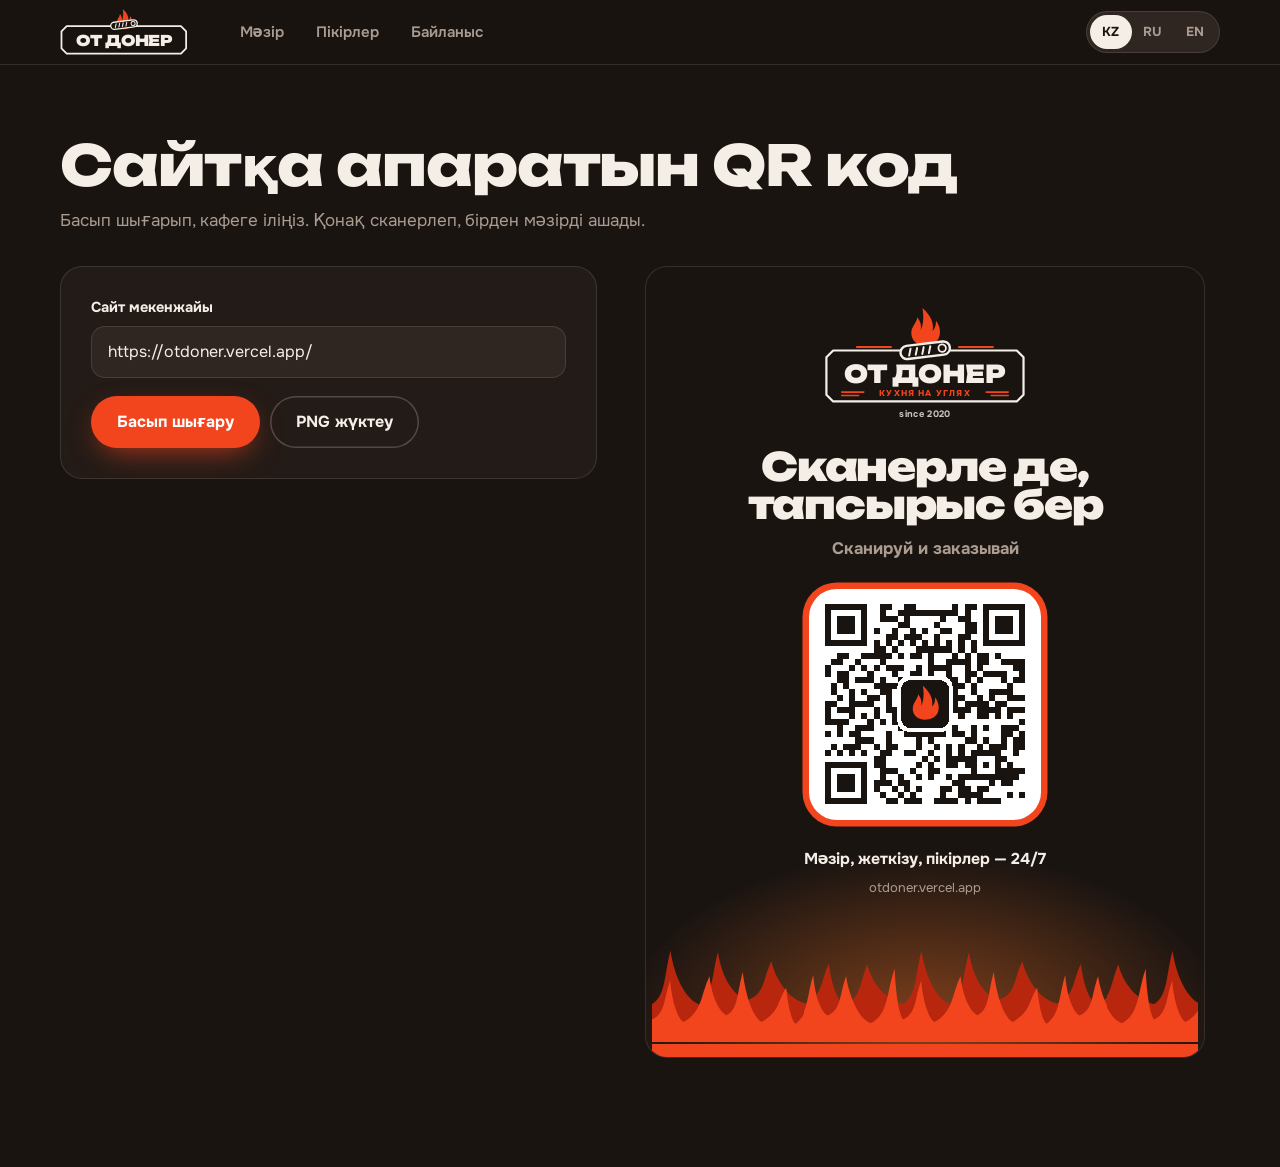
<file: qr.html>
<!DOCTYPE html>
<html lang="kk">
<head>
  <meta charset="UTF-8">
  <meta name="viewport" content="width=device-width, initial-scale=1, viewport-fit=cover">
  <title>QR код — ОТ ДОНЕР</title>
  <meta name="robots" content="noindex">
  <meta name="theme-color" content="#1a1411">
  <link rel="icon" href="favicon.svg" type="image/svg+xml">
  <link rel="preconnect" href="https://fonts.googleapis.com">
  <link rel="preconnect" href="https://fonts.gstatic.com" crossorigin>
  <link href="https://fonts.googleapis.com/css2?family=Onest:wght@400;500;600;700;800&family=Unbounded:wght@700;800;900&display=swap" rel="stylesheet">
  <link rel="stylesheet" href="css/style.css">
  <style>
    .qr-layout { display: grid; gap: 32px; align-items: start; }
    @media (min-width: 900px) { .qr-layout { grid-template-columns: minmax(0, 1fr) minmax(0, 1.1fr); } }
    .qr-tools { display: grid; gap: 18px; }
    .qr-tools .row { display: flex; flex-wrap: wrap; gap: 10px; }

    .poster {
      position: relative; overflow: hidden;
      width: 100%; max-width: 560px; aspect-ratio: 1 / 1.414; margin-inline: auto;
      background: var(--coal); color: var(--ash);
      border: 1px solid var(--line); border-radius: 22px;
      display: flex; flex-direction: column; align-items: center; text-align: center;
      padding: 7% 8% 0;
      container-type: inline-size;
    }
    .poster::before {
      content: ""; position: absolute; inset: 40% -20% -10%; z-index: 0;
      background: radial-gradient(55% 45% at 50% 80%, rgba(255, 120, 40, .45), transparent 70%);
    }
    .poster > * { position: relative; z-index: 1; }
    .poster__logo { width: 44%; color: var(--ash); }
    .poster__logo svg { width: 100%; height: auto; display: block; }
    .poster__title { font-family: var(--f-display); font-weight: 900; font-size: 8.4cqw; line-height: .98; letter-spacing: -0.03em; margin: 6% 0 0; }
    .poster__ru { font-weight: 700; color: var(--smoke); font-size: 3.6cqw; margin: 2.4% 0 0; }
    .poster__qr { width: 50%; margin-top: 6%; background: #fff; border-radius: 6cqw; padding: 3.4cqw; box-shadow: 0 0 0 1.4cqw var(--ember); }
    .poster__qr svg { display: block; width: 100%; height: auto; }
    .poster__sub { font-weight: 700; font-size: 3.4cqw; margin: 6% 0 0; }
    .poster__url { color: var(--smoke); font-size: 2.8cqw; margin: 1.4% 0 0; word-break: break-all; }
    .poster__flames {
      margin-top: auto; width: calc(100% + 18%); height: 16%;
      background: url("img/flames.svg") repeat-x left bottom / auto 100%;
      border-bottom: 3cqw solid var(--ember);
    }

    @media print {
      @page { size: A4; margin: 0; }
      html, body { background: var(--coal) !important; }
      body > *:not(main), .page-head, .qr-tools { display: none !important; }
      main, .section, .wrap, .qr-layout { padding: 0 !important; margin: 0 !important; max-width: none !important; display: block !important; }
      .poster { max-width: none; width: 210mm; height: 297mm; aspect-ratio: auto; border: 0; border-radius: 0; }
      * { -webkit-print-color-adjust: exact; print-color-adjust: exact; }
    }
  </style>
  <script src="js/config.js" defer></script>
  <script src="js/i18n.js" defer></script>
  <script src="js/ui.js" defer></script>
  <script src="js/vendor/qrcode.js" defer></script>
  <script src="js/qr.js" defer></script>
</head>
<body>

<header class="header">
  <div class="wrap header__row">
    <a class="header__logo" href="index.html" data-logo="compact" aria-label="ОТ ДОНЕР"></a>
    <nav class="nav" aria-label="Menu">
      <a href="index.html#menu" data-i18n="nav.menu">Мәзір</a>
      <a href="reviews.html" data-i18n="nav.reviews">Пікірлер</a>
      <a href="index.html#contacts" data-i18n="nav.contacts">Байланыс</a>
    </nav>
    <div class="header__tools">
      <div class="lang" role="group" data-i18n-aria="lang.label">
        <button type="button" class="lang__btn" data-lang="kz" aria-pressed="true">KZ</button>
        <button type="button" class="lang__btn" data-lang="ru" aria-pressed="false">RU</button>
        <button type="button" class="lang__btn" data-lang="en" aria-pressed="false">EN</button>
      </div>
    </div>
  </div>
</header>

<main>
  <section class="page-head">
    <div class="wrap">
      <h1 class="h2" data-i18n="qr.title">Сайтқа апаратын QR код</h1>
      <p class="lead" data-i18n="qr.lead"></p>
    </div>
  </section>

  <section class="section" style="padding-top:0">
    <div class="wrap qr-layout">
      <div class="qr-tools panel">
        <div class="field">
          <label class="field__label" for="qr-url" data-i18n="qr.url">Сайт мекенжайы</label>
          <input class="input" id="qr-url" type="url" inputmode="url" spellcheck="false">
        </div>
        <div class="row">
          <button type="button" class="btn btn--fire" id="qr-print"><span data-i18n="qr.print">Басып шығару</span></button>
          <button type="button" class="btn btn--ghost" id="qr-png"><span data-i18n="qr.download">PNG жүктеу</span></button>
        </div>
      </div>

      <div class="poster" id="poster">
        <div class="poster__logo" data-logo="full"></div>
        <h2 class="poster__title">Сканерле де,<br>тапсырыс бер</h2>
        <p class="poster__ru">Сканируй и заказывай</p>
        <div class="poster__qr" id="qr-box"></div>
        <p class="poster__sub">Мәзір, жеткізу, пікірлер — 24/7</p>
        <p class="poster__url" id="qr-url-text"></p>
        <div class="poster__flames" aria-hidden="true"></div>
      </div>
    </div>
  </section>
</main>

</body>
</html>
</file>
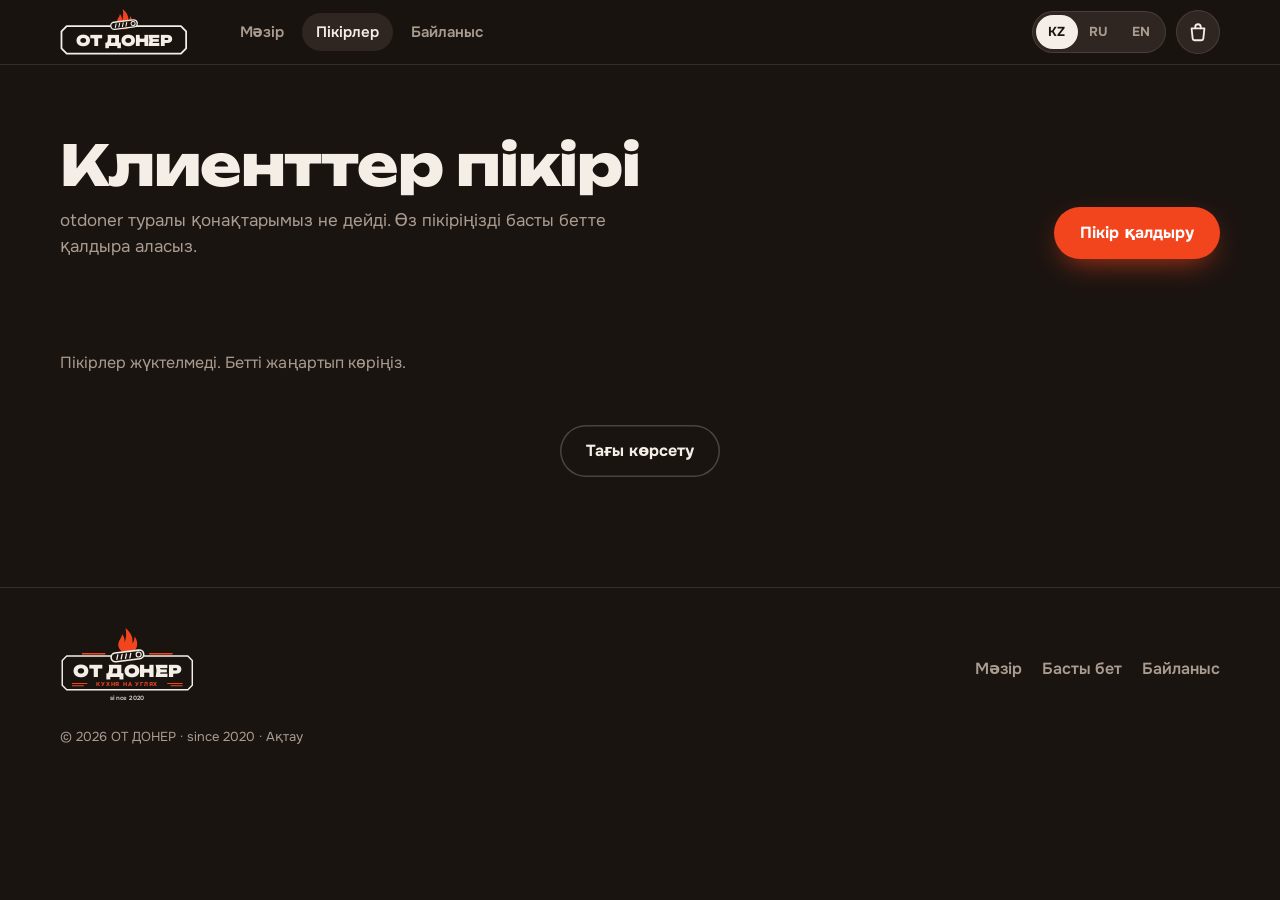
<file: reviews.html>
<!DOCTYPE html>
<html lang="kk">
<head>
  <meta charset="UTF-8">
  <meta name="viewport" content="width=device-width, initial-scale=1, viewport-fit=cover">
  <title>Пікірлер — ОТ ДОНЕР</title>
  <meta name="description" content="ОТ ДОНЕР туралы клиенттердің пікірлері мен фотолары. Ақтау.">
  <meta name="theme-color" content="#1a1411">
  <meta property="og:title" content="Пікірлер — ОТ ДОНЕР">
  <meta property="og:image" content="img/og.jpg">
  <link rel="icon" href="favicon.svg" type="image/svg+xml">
  <link rel="preconnect" href="https://fonts.googleapis.com">
  <link rel="preconnect" href="https://fonts.gstatic.com" crossorigin>
  <link href="https://fonts.googleapis.com/css2?family=Onest:wght@400;500;600;700;800&family=Unbounded:wght@700;800;900&display=swap" rel="stylesheet">
  <link rel="stylesheet" href="css/style.css">
  <script src="js/config.js" defer></script>
  <script src="js/i18n.js" defer></script>
  <script src="js/ui.js" defer></script>
  <script src="js/reviews.js" defer></script>
</head>
<body>

<header class="header">
  <div class="wrap header__row">
    <a class="header__logo" href="index.html" data-logo="compact" aria-label="ОТ ДОНЕР"></a>
    <nav class="nav" aria-label="Menu">
      <a href="index.html#menu" data-i18n="nav.menu">Мәзір</a>
      <a href="reviews.html" aria-current="page" data-i18n="nav.reviews">Пікірлер</a>
      <a href="index.html#contacts" data-i18n="nav.contacts">Байланыс</a>
    </nav>
    <div class="header__tools">
      <div class="lang" role="group" data-i18n-aria="lang.label">
        <button type="button" class="lang__btn" data-lang="kz" aria-pressed="true">KZ</button>
        <button type="button" class="lang__btn" data-lang="ru" aria-pressed="false">RU</button>
        <button type="button" class="lang__btn" data-lang="en" aria-pressed="false">EN</button>
      </div>
      <a class="cart-icon" href="index.html?cart=1" data-icon="bag" data-i18n-aria="cart.open">
        <span class="cart-icon__count" hidden>0</span>
      </a>
    </div>
  </div>
</header>

<main>
  <section class="page-head">
    <div class="wrap">
      <div class="page-head__row">
        <div>
          <h1 class="h2" data-i18n="rev.pageTitle">Клиенттер пікірі</h1>
          <p class="lead" data-i18n="rev.pageLead"></p>
        </div>
        <a class="btn btn--fire" href="index.html#review"><span data-i18n="rev.leave">Пікір қалдыру</span></a>
      </div>
      <p class="lead" id="rev-count" style="margin-top:18px" aria-live="polite"></p>
    </div>
  </section>

  <section class="section" style="padding-top:0">
    <div class="wrap">
      <div class="rev-list rev-list--masonry" id="rev-all" aria-live="polite"></div>
      <div class="more">
        <button type="button" class="btn btn--ghost" id="rev-more" hidden><span data-i18n="rev.more">Тағы көрсету</span></button>
      </div>
    </div>
  </section>
</main>

<footer class="footer">
  <div class="wrap">
    <div class="footer__row">
      <div class="footer__logo" data-logo="full"></div>
      <nav class="footer__links" aria-label="Footer">
        <a href="index.html#menu" data-i18n="nav.menu">Мәзір</a>
        <a href="index.html" data-i18n="nav.home">Басты бет</a>
        <a href="index.html#contacts" data-i18n="nav.contacts">Байланыс</a>
      </nav>
    </div>
    <small>© <span data-year>2026</span> ОТ ДОНЕР · <span data-i18n="footer.since">since 2020 · Ақтау</span></small>
  </div>
</footer>

<div class="lightbox" id="lightbox" role="dialog" aria-modal="true" aria-label="Фото">
  <button type="button" class="icon-btn" data-lb-close data-icon="close" aria-label="Жабу"></button>
  <img alt="">
</div>

</body>
</html>
</file>
<file: css/style.css>
/* ===== otdoner · кухня на углях =====
   Көмір (қара-қоңыр орама) + жалын қызылы. Қаріп: Unbounded (тақырып), Onest (мәтін). */

:root {
  --coal: #1a1411;
  --coal-2: #231b17;
  --coal-3: #2f2521;
  --coal-4: #3b2f2a;
  --line: rgba(245, 238, 231, 0.12);
  --line-2: rgba(245, 238, 231, 0.22);
  --ash: #f5eee7;
  --smoke: #ab9c90;
  --ember: #f2451e;
  --ember-hi: #ff6a3d;
  --ember-deep: #b8260e;
  --glow: #ff9f43;
  --kaspi: #f14635;
  --halyk: #14a05a;
  --ok: #3ecf7a;

  --f-display: "Unbounded", "Arial Black", system-ui, sans-serif;
  --f-body: "Onest", system-ui, -apple-system, "Segoe UI", Roboto, sans-serif;

  --r-sheet: 28px;
  --r-card: 22px;
  --r-field: 14px;
  --gutter: clamp(16px, 4vw, 40px);
  --maxw: 1240px;
  --header-h: 64px;
  --safe-b: env(safe-area-inset-bottom, 0px);
}

*, *::before, *::after { box-sizing: border-box; }

html { -webkit-text-size-adjust: 100%; scroll-behavior: smooth; scroll-padding-top: calc(var(--header-h) + 64px); }
@media (prefers-reduced-motion: reduce) { html { scroll-behavior: auto; } }

body {
  margin: 0;
  background: var(--coal);
  color: var(--ash);
  font-family: var(--f-body);
  font-size: 16px;
  line-height: 1.5;
  -webkit-font-smoothing: antialiased;
  overflow-x: hidden;
}

img { max-width: 100%; display: block; }
button, input, select, textarea { font: inherit; color: inherit; }
button { cursor: pointer; }
a { color: inherit; }

:focus-visible { outline: 3px solid var(--glow); outline-offset: 3px; border-radius: 6px; }

.sr-only {
  position: absolute; width: 1px; height: 1px; padding: 0; margin: -1px;
  overflow: hidden; clip: rect(0 0 0 0); white-space: nowrap; border: 0;
}

.wrap { width: 100%; max-width: var(--maxw); margin-inline: auto; padding-inline: var(--gutter); }

/* ---------- Тақырып ---------- */
.h2 {
  font-family: var(--f-display);
  font-weight: 800;
  font-size: clamp(30px, 5.2vw, 56px);
  line-height: 1.02;
  letter-spacing: -0.02em;
  margin: 0;
}
.lead { color: var(--smoke); font-size: 17px; max-width: 56ch; margin: 14px 0 0; }

/* ---------- Батырмалар ---------- */
.btn {
  display: inline-flex; align-items: center; justify-content: center; gap: 10px;
  min-height: 52px; padding: 0 26px;
  border: 0; border-radius: 999px;
  font-weight: 700; font-size: 16px; text-decoration: none;
  transition: transform .15s ease, background-color .15s ease, box-shadow .15s ease;
  -webkit-tap-highlight-color: transparent;
}
.btn:active { transform: scale(.97); }
.btn svg { width: 20px; height: 20px; flex: none; }
.btn--fire { background: var(--ember); color: #fff; box-shadow: 0 10px 30px -10px rgba(242, 69, 30, .8); }
.btn--fire:hover { background: var(--ember-hi); }
.btn--ghost { background: transparent; color: var(--ash); box-shadow: inset 0 0 0 1.5px var(--line-2); }
.btn--ghost:hover { box-shadow: inset 0 0 0 1.5px var(--ash); }
.btn--wa { background: #25d366; color: #06301a; }
.btn--wa:hover { background: #3ae07a; }
.btn--block { width: 100%; }
.btn[disabled] { opacity: .5; pointer-events: none; }

/* ---------- Header ---------- */
.header {
  position: sticky; top: 0; z-index: 40;
  background: rgba(26, 20, 17, .86);
  -webkit-backdrop-filter: blur(14px) saturate(1.3);
  backdrop-filter: blur(14px) saturate(1.3);
  border-bottom: 1px solid var(--line);
}
.header__row { display: flex; align-items: center; gap: 18px; height: var(--header-h); }
.header__logo { display: block; flex: none; color: var(--ash); }
.header__logo svg { height: 42px; width: auto; display: block; }
.nav { display: none; gap: 4px; margin-left: 20px; }
.nav a {
  text-decoration: none; color: var(--smoke); font-weight: 600; font-size: 15px;
  padding: 8px 14px; border-radius: 999px;
}
.nav a:hover, .nav a[aria-current="page"] { color: var(--ash); background: var(--coal-3); }
.header__tools { margin-left: auto; display: flex; align-items: center; gap: 10px; }

.lang {
  display: inline-flex; padding: 3px; border-radius: 999px;
  background: var(--coal-3); border: 1px solid var(--line);
}
.lang__btn {
  border: 0; background: transparent; color: var(--smoke);
  font-weight: 700; font-size: 13px; letter-spacing: .02em;
  min-width: 42px; height: 34px; border-radius: 999px;
}
.lang__btn[aria-pressed="true"] { background: var(--ash); color: var(--coal); }

.cart-icon {
  position: relative; width: 44px; height: 44px; border-radius: 50%;
  border: 1px solid var(--line); background: var(--coal-3);
  display: inline-grid; place-items: center; color: var(--ash);
}
.cart-icon svg { width: 22px; height: 22px; }
.cart-icon__count {
  position: absolute; top: -4px; right: -4px;
  min-width: 20px; height: 20px; padding: 0 5px; border-radius: 999px;
  background: var(--ember); color: #fff; font-size: 11px; font-weight: 800;
  display: grid; place-items: center;
}
.cart-icon__count[hidden] { display: none; }

@media (min-width: 860px) {
  .nav { display: flex; }
  .header__logo svg { height: 46px; }
}

/* ---------- Hero ---------- */
.hero {
  position: relative;
  overflow: hidden;
  padding-block: clamp(28px, 6vw, 72px) 0;
  isolation: isolate;
}
.hero::before {
  /* көмірдің жылуы: төменнен шыққан сарғыш жарық */
  content: ""; position: absolute; inset: auto -20% -30% -20%; height: 90%; z-index: -1;
  background: radial-gradient(60% 55% at 62% 88%, rgba(255, 120, 40, .42), rgba(242, 69, 30, .12) 45%, transparent 72%);
}
.hero__grid { display: grid; gap: 8px; align-items: center; }
.hero__title {
  font-family: var(--f-display);
  font-weight: 900;
  font-size: clamp(50px, 13.4vw, 132px);
  line-height: .9;
  letter-spacing: -0.035em;
  margin: 0;
  text-transform: none;
}
.hero__title span { display: block; }
.hero__sub { color: #d6c9be; font-size: clamp(16px, 2vw, 19px); max-width: 44ch; margin: 22px 0 0; }
.hero .clock { padding-bottom: 44px; }
.hero__actions { display: flex; flex-wrap: wrap; gap: 12px; margin-top: 28px; }
.hero__actions .btn { flex: 1 1 200px; min-height: 58px; font-size: 17px; padding: 0 30px; }
@media (min-width: 600px) { .hero__actions .btn { flex: 0 0 auto; } }

/* ---- Үлкен «тірі» логотип ---- */
.hero__visual { position: relative; order: -1; margin: 4px auto 18px; width: min(92%, 440px); perspective: 900px; }
.hero__logo { color: var(--ash); transform-style: preserve-3d; transition: transform .25s ease-out; will-change: transform; }
.hero-logo { display: block; width: 100%; height: auto; overflow: visible; filter: drop-shadow(0 26px 30px rgba(0, 0, 0, .5)); }
.hl-flame { transform-box: fill-box; transform-origin: 50% 100%; }
.hl-heat { transform-box: fill-box; transform-origin: 50% 100%; }

@media (prefers-reduced-motion: no-preference) {
  .hl-heat { animation: heat 3.2s ease-in-out infinite; }
  /* кіріс: жапсырма сызылады, жалын тұтанады, жазу шығады, сосын жалын үздіксіз жыпылықтайды */
  .hl-badge { stroke-dasharray: 1; stroke-dashoffset: 1; animation: draw 1.1s cubic-bezier(.6, 0, .2, 1) .15s forwards; }
  .hero-logo .hl-flame { opacity: 0; animation-name: ignite, var(--flick); animation-duration: .7s, var(--flick-d); animation-delay: .9s, 1.6s; animation-fill-mode: forwards, none; animation-iteration-count: 1, infinite; animation-timing-function: cubic-bezier(.2, .9, .3, 1.3), ease-in-out; }
  .hl-flame--back { --flick: flicker-a; --flick-d: 2.6s; }
  .hl-flame--mid  { --flick: flicker-b; --flick-d: 1.9s; }
  .hl-flame--core { --flick: flicker-c; --flick-d: 1.3s; }
  .hl-roll, .hl-name, .hl-tag, .hl-since, .hl-dash { opacity: 0; animation: fade-in .6s ease forwards; }
  .hl-roll { animation-delay: .8s; }
  .hl-name { animation-delay: .5s; }
  .hl-tag, .hl-dash { animation-delay: 1s; }
  .hl-since { animation-delay: 1.2s; }
}
@keyframes draw { to { stroke-dashoffset: 0; } }
@keyframes ignite { 0% { opacity: 0; transform: scale(.2, .1); } 100% { opacity: 1; transform: none; } }
@keyframes fade-in { to { opacity: 1; } }
@keyframes flicker-a { 0%, 100% { opacity: 1; transform: scale(1, 1) skewX(0); } 30% { opacity: 1; transform: scale(1.03, .94) skewX(-3deg); } 65% { opacity: 1; transform: scale(.97, 1.05) skewX(2deg); } }
@keyframes flicker-b { 0%, 100% { opacity: 1; transform: scale(1, 1) skewX(0); } 40% { opacity: 1; transform: scale(.96, 1.07) skewX(3deg); } 75% { opacity: 1; transform: scale(1.04, .95) skewX(-2deg); } }
@keyframes flicker-c { 0%, 100% { opacity: 1; transform: scale(1, 1); } 50% { opacity: 1; transform: scale(.9, 1.12) skewX(-4deg); } }
@keyframes heat { 0%, 100% { opacity: .85; transform: scale(1); } 50% { opacity: 1; transform: scale(1.08); } }

.clock {
  display: flex; align-items: baseline; flex-wrap: wrap; gap: 6px 18px;
  margin-top: 34px;
}
.clock__num {
  font-family: var(--f-display); font-weight: 800;
  font-size: clamp(40px, 9vw, 76px); line-height: 1; letter-spacing: -0.03em;
  color: transparent; -webkit-text-stroke: 1.5px var(--ash);
  white-space: nowrap;
}
.clock__num b { color: var(--ember); -webkit-text-stroke: 0; font-weight: 800; }
.clock__cap { color: var(--smoke); font-size: 14px; max-width: 24ch; line-height: 1.35; }

.hero__flames {
  position: relative; height: 110px; margin-top: -40px; z-index: 1;
  background: url("../img/flames.svg") repeat-x left bottom / auto 100%;
  pointer-events: none;
}
.hero__flames::after {
  content: ""; position: absolute; left: 0; right: 0; bottom: -1px; height: 5px; background: var(--ember);
}
.band { background: var(--ember); color: #fff; }
.band__row {
  display: flex; flex-wrap: wrap; justify-content: space-between; align-items: center; gap: 8px 24px;
  padding-block: 4px 18px;
  font-family: var(--f-display); font-weight: 700; font-size: clamp(13px, 1.8vw, 16px);
}
.band__row a { text-decoration: none; }

.sparks { position: absolute; inset: 0; z-index: 0; pointer-events: none; overflow: hidden; }
.sparks i {
  position: absolute; bottom: 60px; width: 4px; height: 4px; border-radius: 50%;
  background: var(--glow); box-shadow: 0 0 10px 2px rgba(255, 140, 50, .8);
  opacity: 0;
  animation: rise var(--d, 6s) linear var(--delay, 0s) infinite;
}
@keyframes rise {
  0% { transform: translate(0, 0) scale(1); opacity: 0; }
  10% { opacity: .95; }
  100% { transform: translate(var(--x, 20px), -520px) scale(.3); opacity: 0; }
}
@media (prefers-reduced-motion: reduce) { .sparks { display: none; } }

@media (min-width: 900px) {
  .hero__grid {
    grid-template-columns: 1.05fr 1fr;
    grid-template-areas: "title visual" "rest visual" "rest clock";
    grid-template-rows: auto auto 1fr;
    column-gap: 24px; row-gap: 0;
  }
  .hero__title { grid-area: title; align-self: end; font-size: clamp(64px, 7.6vw, 116px); }
  .hero__visual { grid-area: visual; align-self: center; justify-self: center; width: min(100%, 500px); margin: 0 0 18px; }
  .hero__rest { grid-area: rest; align-self: start; padding-bottom: 96px; }
  .hero .clock { grid-area: clock; align-self: start; justify-content: flex-end; margin-top: 0; padding-bottom: 96px; }
  .clock__cap { text-align: right; }
  .hero__flames { height: 140px; margin-top: -70px; }
}

/* Hero кіріс анимациясы — беттегі жалғыз «сахна» */
@media (prefers-reduced-motion: no-preference) {
  .hero__title span, .hero__sub, .hero__actions, .clock { animation: up .7s cubic-bezier(.2, .8, .2, 1) both; }
  .hero__title span:nth-child(2) { animation-delay: .08s; }
  .hero__sub { animation-delay: .16s; }
  .hero__actions { animation-delay: .24s; }
  .clock { animation-delay: .32s; }
}
@keyframes up { from { opacity: 0; transform: translateY(18px); } }

/* ---------- Секция ---------- */
.section { padding-block: clamp(56px, 9vw, 110px); }
.section--tight { padding-block-start: clamp(40px, 6vw, 72px); }
.section__head { margin-bottom: clamp(24px, 4vw, 40px); }

/* ---------- Неге otdoner ---------- */
.why { display: grid; gap: 14px; grid-template-columns: 1fr 1fr; }
.why__item {
  --cut: 16px;
  position: relative;
  background: var(--coal-2);
  padding: 22px 18px 20px;
  /* логотиптегі жапсырма пішіні — кесілген бұрыштар */
  clip-path: polygon(var(--cut) 0, calc(100% - var(--cut)) 0, 100% var(--cut), 100% calc(100% - var(--cut)), calc(100% - var(--cut)) 100%, var(--cut) 100%, 0 calc(100% - var(--cut)), 0 var(--cut));
}
.why__item::before {
  content: ""; position: absolute; left: 18px; right: 18px; top: 0; height: 3px; background: var(--ember);
}
.why__icon { width: 44px; height: 44px; color: var(--ember); margin-bottom: 16px; }
.why__t { font-family: var(--f-display); font-weight: 700; font-size: clamp(15px, 1.7vw, 19px); line-height: 1.15; margin: 0 0 8px; }
.why__d { color: var(--smoke); font-size: 14.5px; margin: 0; line-height: 1.45; }
@media (min-width: 980px) {
  .why { grid-template-columns: repeat(4, 1fr); gap: 18px; }
  .why__item { padding: 30px 26px 28px; }
}
@media (max-width: 380px) {
  .why { grid-template-columns: 1fr; }
}

/* ---------- Мәзір ---------- */
.tabs-bar {
  position: sticky; top: var(--header-h); z-index: 30;
  background: rgba(26, 20, 17, .92);
  -webkit-backdrop-filter: blur(12px); backdrop-filter: blur(12px);
  margin-bottom: 26px;
  border-bottom: 1px solid var(--line);
}
.tabs {
  display: flex; gap: 8px; overflow-x: auto; scroll-snap-type: x proximity;
  padding-block: 12px; scrollbar-width: none;
}
.tabs::-webkit-scrollbar { display: none; }
.tab {
  flex: none; scroll-snap-align: start;
  border: 1px solid var(--line-2); background: transparent; color: var(--ash);
  height: 42px; padding: 0 18px; border-radius: 999px;
  font-weight: 700; font-size: 15px; white-space: nowrap;
  transition: background-color .15s ease, border-color .15s ease;
}
.tab:hover { border-color: var(--ash); }
.tab[aria-selected="true"] { background: var(--ember); border-color: var(--ember); color: #fff; }

.grid { display: grid; gap: 18px; grid-template-columns: 1fr; }
@media (min-width: 560px) { .grid { grid-template-columns: repeat(2, 1fr); } }
@media (min-width: 960px) { .grid { grid-template-columns: repeat(3, 1fr); gap: 22px; } }

/* Бір ғана тағамы бар категория (Чикен) — көлденең үлкен карточка */
@media (min-width: 760px) {
  .grid--solo { grid-template-columns: 1fr; max-width: 980px; }
  .grid--solo .card { flex-direction: row; }
  .grid--solo .card__media { flex: 0 0 54%; }
  .grid--solo .card__body { padding: 32px 30px 28px; justify-content: center; }
  .grid--solo .card__name { font-size: 28px; }
  .grid--solo .card__desc { font-size: 16px; }
  .grid--solo .card__foot { margin-top: 0; padding-top: 24px; }
}

.card {
  position: relative;
  display: flex; flex-direction: column;
  background: var(--coal-2);
  border-radius: var(--r-card);
  overflow: hidden;
  border: 1px solid var(--line);
}
.card__media {
  position: relative;
  aspect-ratio: 4 / 3;
  /* тағамның астындағы көмір шоғы */
  background:
    radial-gradient(70% 38% at 50% 84%, rgba(255, 120, 40, .38), rgba(242, 69, 30, .1) 55%, transparent 75%),
    linear-gradient(180deg, var(--coal-3), var(--coal-2));
}
.card__media img {
  position: absolute; inset: 0; width: 100%; height: 100%;
  object-fit: contain;
  filter: drop-shadow(0 18px 18px rgba(0, 0, 0, .45));
}
.card__media--photo img { inset: 6% 5%; width: 90%; height: 88%; filter: drop-shadow(0 14px 22px rgba(0, 0, 0, .5)); }
/* Фотосы жоқ тағам: көмір шоғындағы брендтік жалын белгісі */
.card__media--empty { display: grid; place-items: center; }
.card__media--empty svg { width: 34%; max-width: 150px; height: auto; color: var(--ember); filter: drop-shadow(0 0 26px rgba(255, 110, 40, .5)); }
.card__body { display: flex; flex-direction: column; flex: 1; padding: 18px 18px 18px; }
.card__name { font-family: var(--f-display); font-weight: 700; font-size: 18px; line-height: 1.2; margin: 0; letter-spacing: -0.01em; }
.card__desc { color: var(--smoke); font-size: 14.5px; line-height: 1.45; margin: 8px 0 0; }
.card__foot { display: flex; align-items: center; justify-content: space-between; gap: 12px; margin-top: auto; padding-top: 18px; }
.card__price { font-family: var(--f-display); font-weight: 800; font-size: 20px; letter-spacing: -0.01em; white-space: nowrap; }

.sizes { display: grid; grid-template-columns: repeat(4, 1fr); gap: 6px; margin-top: 14px; }
.sizes__btn {
  border: 1px solid var(--line-2); background: transparent; color: var(--ash);
  border-radius: 12px; padding: 8px 4px; font-weight: 700; font-size: 14px; line-height: 1.1;
}
.sizes__btn small { display: block; font-weight: 500; font-size: 11px; color: var(--smoke); margin-top: 2px; }
.flavors { display: flex; flex-wrap: wrap; gap: 6px; margin-top: 14px; }
.flavors + .sizes { margin-top: 8px; }
.flavors__btn {
  border: 1px solid var(--line-2); background: transparent; color: var(--ash);
  border-radius: 999px; padding: 7px 13px; font-weight: 600; font-size: 13.5px;
}
.flavors__btn[aria-pressed="true"] { background: var(--coal-4); border-color: var(--glow); color: var(--glow); }
.sizes__btn[aria-pressed="true"] { background: var(--ash); color: var(--coal); border-color: var(--ash); }
.sizes__btn[aria-pressed="true"] small { color: var(--coal-4); }
/* стоптағы көлем/дәм */
.sizes__btn:disabled, .flavors__btn:disabled { opacity: .4; cursor: not-allowed; }
.flavors__btn:disabled { text-decoration: line-through; }

.add {
  display: inline-flex; align-items: center; gap: 8px;
  height: 46px; padding: 0 18px 0 14px; border: 0; border-radius: 999px;
  background: var(--ember); color: #fff; font-weight: 700; font-size: 15px;
  transition: background-color .15s ease, transform .15s ease;
}
.add:hover { background: var(--ember-hi); }
.add:active { transform: scale(.95); }
.add svg { width: 20px; height: 20px; }

.stepper {
  display: inline-flex; align-items: center; height: 46px; border-radius: 999px;
  background: var(--coal-3); border: 1px solid var(--line-2);
}
.stepper button {
  width: 44px; height: 44px; border: 0; background: transparent; color: var(--ash);
  display: grid; place-items: center; border-radius: 50%;
}
.stepper button:hover { background: var(--coal-4); }
.stepper svg { width: 18px; height: 18px; }
.stepper output { min-width: 26px; text-align: center; font-weight: 800; font-variant-numeric: tabular-nums; }
.stepper--sm { height: 38px; }
.stepper--sm button { width: 36px; height: 36px; }

.pop { animation: pop .35s ease; }
@keyframes pop { 40% { transform: scale(1.12); } }

/* ---------- Қалқымалы корзина ---------- */
.fab {
  position: fixed; left: 50%; bottom: calc(16px + var(--safe-b)); z-index: 45;
  transform: translate(-50%, 0);
  display: flex; align-items: center; gap: 14px;
  width: min(460px, calc(100% - 32px));
  height: 62px; padding: 0 10px 0 22px;
  border: 0; border-radius: 999px;
  background: var(--ember); color: #fff;
  box-shadow: 0 18px 40px -12px rgba(242, 69, 30, .75), 0 0 0 1px rgba(255, 255, 255, .08) inset;
  transition: transform .3s cubic-bezier(.2, .8, .2, 1), opacity .3s ease;
}
.fab[hidden] { display: flex !important; transform: translate(-50%, 140%); opacity: 0; pointer-events: none; }
.fab svg { width: 24px; height: 24px; flex: none; }
.fab__label { font-weight: 800; font-size: 17px; }
.fab__count {
  min-width: 26px; height: 26px; padding: 0 7px; border-radius: 999px;
  background: #fff; color: var(--ember); font-weight: 800; font-size: 13px;
  display: grid; place-items: center;
}
.fab__total {
  margin-left: auto; background: rgba(0, 0, 0, .22); border-radius: 999px;
  height: 44px; padding: 0 18px; display: grid; place-items: center;
  font-family: var(--f-display); font-weight: 700; font-size: 16px; white-space: nowrap;
}
body.has-fab { padding-bottom: 96px; }

/* ---------- Шторка (корзина + тапсырыс) ---------- */
.sheet { position: fixed; inset: 0; z-index: 60; display: none; }
.sheet.is-open { display: block; }
.sheet__overlay { position: absolute; inset: 0; background: rgba(8, 5, 4, .66); animation: fade .25s ease both; }
.sheet__panel {
  position: absolute; left: 0; right: 0; bottom: 0;
  max-height: 92vh; max-height: 92dvh;
  display: flex; flex-direction: column;
  background: var(--coal-2);
  border-radius: var(--r-sheet) var(--r-sheet) 0 0;
  border-top: 1px solid var(--line-2);
  animation: sheet-up .32s cubic-bezier(.2, .8, .2, 1) both;
}
@keyframes fade { from { opacity: 0; } }
@keyframes sheet-up { from { transform: translateY(100%); } }
@media (min-width: 760px) {
  .sheet__panel {
    left: auto; top: 0; width: 460px; max-height: none;
    border-radius: var(--r-sheet) 0 0 var(--r-sheet);
    border-top: 0; border-left: 1px solid var(--line-2);
    animation-name: sheet-in;
  }
  @keyframes sheet-in { from { transform: translateX(100%); } }
}
@media (prefers-reduced-motion: reduce) { .sheet__panel, .sheet__overlay { animation: none; } }

.sheet__head {
  display: flex; align-items: center; gap: 10px;
  padding: 16px 16px 14px 22px; border-bottom: 1px solid var(--line);
}
.sheet__grab { position: absolute; top: 7px; left: 50%; width: 40px; height: 4px; border-radius: 4px; background: var(--line-2); transform: translateX(-50%); }
@media (min-width: 760px) { .sheet__grab { display: none; } }
.sheet__title { font-family: var(--f-display); font-weight: 800; font-size: 22px; margin: 0; }
.sheet__title small { font-family: var(--f-body); color: var(--smoke); font-size: 14px; font-weight: 600; margin-left: 6px; }
.icon-btn {
  width: 42px; height: 42px; border-radius: 50%; border: 1px solid var(--line); background: var(--coal-3);
  color: var(--ash); display: grid; place-items: center; flex: none;
}
.icon-btn svg { width: 20px; height: 20px; }
.sheet__head .icon-btn:last-child { margin-left: auto; }
.sheet__body { flex: 1; overflow-y: auto; padding: 8px 22px 20px; overscroll-behavior: contain; }
.sheet__foot { padding: 14px 22px calc(16px + var(--safe-b)); border-top: 1px solid var(--line); background: var(--coal-2); }

.line { display: grid; grid-template-columns: 72px 1fr; gap: 14px; padding: 14px 0; border-bottom: 1px solid var(--line); }
.line:last-child { border-bottom: 0; }
.line__img {
  width: 72px; height: 54px; border-radius: 12px; background: var(--coal-3); position: relative; overflow: hidden;
}
.line__img img { width: 100%; height: 100%; object-fit: contain; }
.line__name { font-weight: 700; font-size: 15.5px; line-height: 1.25; margin: 0; }
.line__unit { color: var(--smoke); font-size: 13.5px; margin-top: 2px; }
.line__row { display: flex; align-items: center; justify-content: space-between; gap: 10px; margin-top: 10px; }
.line__sum { font-family: var(--f-display); font-weight: 700; font-size: 16px; white-space: nowrap; }
.line__del { border: 0; background: none; color: var(--smoke); font-size: 13px; text-decoration: underline; padding: 6px 0; }
.line__del:hover { color: var(--ember-hi); }

.total { display: flex; justify-content: space-between; align-items: baseline; margin-bottom: 14px; }
.total span { color: var(--smoke); font-weight: 600; }
.total strong { font-family: var(--f-display); font-weight: 800; font-size: 26px; letter-spacing: -0.02em; }

.empty { text-align: center; padding: 48px 12px 24px; color: var(--smoke); }
.empty svg { width: 96px; height: auto; margin: 0 auto 18px; color: var(--coal-4); }
.empty p { margin: 0 0 20px; }

/* ---------- Форма ---------- */
.form { display: grid; gap: 18px; }
.field { display: grid; gap: 8px; }
.field__label { font-weight: 700; font-size: 14.5px; }
.field__label small { color: var(--smoke); font-weight: 500; }
.field__hint { color: var(--smoke); font-size: 13px; margin-top: -2px; }
.input {
  width: 100%; min-height: 52px; padding: 13px 16px;
  background: var(--coal-3); border: 1.5px solid var(--line); border-radius: var(--r-field);
  color: var(--ash); font-size: 16px; outline: none;
  transition: border-color .15s ease, background-color .15s ease;
}
.input::placeholder { color: #85776c; }
.input:focus { border-color: var(--glow); background: var(--coal-4); }
textarea.input { min-height: 96px; resize: vertical; line-height: 1.45; }
select.input {
  appearance: none; -webkit-appearance: none;
  background-image: url("data:image/svg+xml,%3Csvg xmlns='http://www.w3.org/2000/svg' viewBox='0 0 24 24' fill='none' stroke='%23ab9c90' stroke-width='2.2' stroke-linecap='round'%3E%3Cpath d='m6 9 6 6 6-6'/%3E%3C/svg%3E");
  background-repeat: no-repeat; background-position: right 14px center; background-size: 20px;
  padding-right: 44px;
}
select.input option { background: var(--coal-2); color: var(--ash); }
input[type="date"].input, input[type="time"].input { color-scheme: dark; }
.field.is-invalid .input { border-color: var(--ember); }
.field__err { color: var(--ember-hi); font-size: 13.5px; font-weight: 600; display: none; }
.field.is-invalid .field__err { display: block; }
.row2 { display: grid; grid-template-columns: 1fr 1fr; gap: 12px; }

.seg { display: grid; grid-template-columns: 1fr 1fr; gap: 6px; padding: 5px; border-radius: 16px; background: var(--coal-3); border: 1px solid var(--line); }
.seg__btn {
  display: flex; align-items: center; justify-content: center; gap: 8px;
  min-height: 46px; border: 0; border-radius: 12px; background: transparent; color: var(--smoke);
  font-weight: 700; font-size: 15px;
}
.seg__btn svg { width: 20px; height: 20px; }
.seg__btn[aria-pressed="true"] { background: var(--ash); color: var(--coal); }

.bank .seg__btn { gap: 10px; }
.bank__dot { width: 12px; height: 12px; border-radius: 50%; flex: none; }
.bank .seg__btn[data-bank="kaspi"] .bank__dot { background: var(--kaspi); }
.bank .seg__btn[data-bank="halyk"] .bank__dot { background: var(--halyk); }
.bank .seg__btn[data-bank="kaspi"][aria-pressed="true"] { background: var(--kaspi); color: #fff; }
.bank .seg__btn[data-bank="halyk"][aria-pressed="true"] { background: var(--halyk); color: #fff; }
.bank .seg__btn[aria-pressed="true"] .bank__dot { background: #fff; }

.note { color: var(--smoke); font-size: 13px; text-align: center; margin: 10px 0 0; }
/* Жеткізу: тек тізімдегі аудандарға */
.notice {
  display: flex; align-items: flex-start; gap: 10px; margin: 0;
  padding: 12px 14px; border-radius: 14px;
  background: rgba(255, 159, 67, .1); border: 1px solid rgba(255, 159, 67, .35);
  color: var(--ash); font-size: 14px; font-weight: 600; line-height: 1.4;
}
.notice svg { width: 20px; height: 20px; flex: none; color: var(--glow); margin-top: 1px; }

.done { text-align: center; padding: 40px 8px 12px; }
.done__icon { width: 76px; height: 76px; border-radius: 50%; background: rgba(37, 211, 102, .14); color: #25d366; display: grid; place-items: center; margin: 0 auto 18px; }
.done__icon svg { width: 38px; height: 38px; }
.done h3 { font-family: var(--f-display); font-size: 22px; margin: 0 0 8px; }
.done p { color: var(--smoke); margin: 0 auto 22px; max-width: 34ch; }
.done .btn + .btn { margin-top: 10px; }

/* ---------- Пікірлер ---------- */
.reviews-grid { display: grid; gap: clamp(28px, 5vw, 56px); }
@media (min-width: 960px) { .reviews-grid { grid-template-columns: minmax(0, 5fr) minmax(0, 6fr); align-items: start; } }

.panel { background: var(--coal-2); border: 1px solid var(--line); border-radius: var(--r-card); padding: clamp(20px, 3vw, 30px); }

.photo-btns { display: grid; grid-template-columns: 1fr 1fr; gap: 10px; }
.photo-btn {
  position: relative; display: flex; align-items: center; justify-content: center; gap: 8px;
  min-height: 50px; border-radius: var(--r-field); border: 1.5px dashed var(--line-2);
  color: var(--ash); font-weight: 700; font-size: 15px; cursor: pointer;
}
.photo-btn:hover { border-color: var(--ash); }
.photo-btn:focus-within { outline: 3px solid var(--glow); outline-offset: 2px; }
.photo-btn svg { width: 20px; height: 20px; color: var(--ember); }
.photo-btn input { position: absolute; inset: 0; opacity: 0; cursor: pointer; width: 100%; }
.thumbs { display: flex; flex-wrap: wrap; gap: 10px; }
.thumbs:empty { display: none; }
.thumb { position: relative; width: 84px; height: 84px; border-radius: 14px; overflow: hidden; background: var(--coal-3); }
.thumb img { width: 100%; height: 100%; object-fit: cover; }
.thumb button {
  position: absolute; top: 4px; right: 4px; width: 26px; height: 26px; border-radius: 50%;
  border: 0; background: rgba(0, 0, 0, .7); color: #fff; display: grid; place-items: center;
}
.thumb button svg { width: 14px; height: 14px; }

.msg { border-radius: var(--r-field); padding: 12px 14px; font-weight: 600; font-size: 14.5px; }
.msg--ok { background: rgba(62, 207, 122, .12); color: var(--ok); }
.msg--err { background: rgba(242, 69, 30, .14); color: var(--ember-hi); }

.rev-list { display: grid; gap: 14px; }
.rev-list--masonry { display: block; columns: 1; column-gap: 16px; }
.rev-list--masonry .rev { break-inside: avoid; margin-bottom: 16px; }
@media (min-width: 640px) { .rev-list--masonry { columns: 2; } }
@media (min-width: 1020px) { .rev-list--masonry { columns: 3; } }

.rev { background: var(--coal-2); border: 1px solid var(--line); border-radius: var(--r-card); padding: 18px 18px 16px; }
.rev__head { display: flex; align-items: center; gap: 12px; margin-bottom: 10px; }
.rev__avatar {
  width: 40px; height: 40px; border-radius: 50%; flex: none;
  display: grid; place-items: center; background: var(--coal-4); color: var(--glow);
  font-family: var(--f-display); font-weight: 800; font-size: 16px;
}
.rev__name { font-weight: 700; margin: 0; line-height: 1.2; overflow-wrap: anywhere; }
.rev__date { color: var(--smoke); font-size: 13px; }
.rev__text { margin: 0; white-space: pre-line; overflow-wrap: anywhere; }
.rev__photos { display: grid; grid-template-columns: repeat(3, 1fr); gap: 6px; margin-top: 12px; }
.rev__photos button { padding: 0; border: 0; background: var(--coal-3); border-radius: 12px; overflow: hidden; aspect-ratio: 1; }
.rev__photos img { width: 100%; height: 100%; object-fit: cover; }
.rev__photos--1 { grid-template-columns: 1fr; }
.rev__photos--1 button { aspect-ratio: auto; }
.rev__photos--1 img { height: auto; max-height: 380px; object-fit: contain; }

.rev-side__head { display: flex; flex-wrap: wrap; align-items: baseline; justify-content: space-between; gap: 6px 12px; margin-bottom: 16px; }
.rev-side__head .link { white-space: nowrap; }
.rev-side__head h3 { font-family: var(--f-display); font-size: 20px; margin: 0; }
.link { color: var(--glow); font-weight: 700; text-decoration: none; }
.link:hover { text-decoration: underline; }
.state { color: var(--smoke); padding: 26px 0; }

.skeleton { height: 130px; border-radius: var(--r-card); background: linear-gradient(90deg, var(--coal-2), var(--coal-3), var(--coal-2)); background-size: 200% 100%; animation: shimmer 1.4s linear infinite; }
@keyframes shimmer { to { background-position: -200% 0; } }

.lightbox { position: fixed; inset: 0; z-index: 80; background: rgba(6, 4, 3, .94); display: none; place-items: center; padding: 16px; }
.lightbox.is-open { display: grid; }
.lightbox img { max-width: 100%; max-height: 88vh; border-radius: 14px; }
.lightbox .icon-btn { position: absolute; top: 16px; right: 16px; }

/* ---------- Байланыс ---------- */
.branches { display: grid; gap: 14px; grid-template-columns: 1fr; }
@media (min-width: 620px) { .branches { grid-template-columns: repeat(2, 1fr); } }
@media (min-width: 1080px) { .branches { grid-template-columns: repeat(4, 1fr); } }
.branch {
  display: flex; flex-direction: column; gap: 10px;
  background: var(--coal-2); border: 1px solid var(--line); border-radius: var(--r-card); padding: 20px;
}
.branch__name { font-family: var(--f-display); font-weight: 700; font-size: 18px; margin: 0; }
.branch__addr { color: #d6c9be; margin: 0; }
.branch__hours { display: flex; align-items: flex-start; gap: 8px; color: var(--smoke); font-size: 14.5px; margin: 0; }
.branch__hours svg { width: 18px; height: 18px; flex: none; margin-top: 2px; }
.status { display: inline-flex; align-items: center; gap: 7px; font-size: 13px; font-weight: 700; }
.status::before { content: ""; width: 8px; height: 8px; border-radius: 50%; background: currentColor; }
.status--open { color: var(--ok); }
.status--closed { color: var(--smoke); }
.branch .btn { margin-top: auto; min-height: 46px; font-size: 15px; }
.branch__foot { margin-top: auto; padding-top: 6px; }

.contact-cta { display: grid; gap: 12px; margin-top: 22px; }
@media (min-width: 620px) { .contact-cta { grid-template-columns: auto auto; justify-content: start; } }
.btn--ig { background: linear-gradient(90deg, #f58529, #dd2a7b 55%, #8134af); color: #fff; }

/* ---------- Footer ---------- */
.footer { border-top: 1px solid var(--line); padding-block: 40px 30px; color: var(--smoke); }
.footer__row { display: flex; flex-wrap: wrap; align-items: center; justify-content: space-between; gap: 18px; }
.footer__logo svg { height: 74px; width: auto; color: var(--ash); }
.footer__links { display: flex; flex-wrap: wrap; gap: 6px 20px; }
.footer__links a { text-decoration: none; font-weight: 600; }
.footer__links a:hover { color: var(--ash); }
.footer small { display: block; margin-top: 18px; font-size: 13px; }

/* ---------- Ішкі беттер ---------- */
.page-head { padding-block: clamp(36px, 6vw, 72px) clamp(20px, 3vw, 32px); }
.page-head__row { display: flex; flex-wrap: wrap; align-items: flex-end; justify-content: space-between; gap: 18px; }
.more { display: flex; justify-content: center; margin-top: 24px; }

/* ---------- Стоп-лист ---------- */
.card--stopped .card__media img { filter: grayscale(.85) brightness(.6); }
.card--stopped .card__media { background: linear-gradient(180deg, var(--coal-3), var(--coal-2)); }
.card--stopped .card__name, .card--stopped .card__price { color: var(--smoke); }
.card--stopped .sizes, .card--stopped .flavors { opacity: .45; pointer-events: none; }
.card__stop {
  position: absolute; top: 14px; left: 14px; z-index: 1;
  background: var(--coal); color: var(--ash);
  border: 1px solid var(--line-2); border-radius: 999px;
  padding: 7px 14px; font-size: 12.5px; font-weight: 800; letter-spacing: .02em;
}
.stop-tag { color: var(--smoke); font-size: 14px; font-weight: 700; }

#toast {
  position: fixed; left: 50%; bottom: calc(92px + var(--safe-b)); z-index: 70;
  width: min(440px, calc(100% - 32px));
  transform: translate(-50%, 20px);
  background: var(--coal-3); color: var(--ash);
  border: 1px solid var(--line-2); border-radius: 16px;
  padding: 14px 18px; font-size: 14.5px; font-weight: 600; line-height: 1.35;
  box-shadow: 0 20px 40px -16px rgba(0, 0, 0, .8);
  opacity: 0; pointer-events: none; transition: opacity .25s ease, transform .25s ease;
}
#toast.is-on { opacity: 1; transform: translate(-50%, 0); }

/* ---------- 24/7 филиалдар (hero) ---------- */
.clock__info { display: grid; gap: 6px; }
.clock__places { display: grid; gap: 4px; }
.clock__place {
  display: inline-flex; align-items: center; gap: 6px;
  color: var(--ash); font-size: 14.5px; font-weight: 600; text-decoration: none;
}
.clock__place svg { width: 16px; height: 16px; color: var(--ember); flex: none; }
.clock__place:hover span { text-decoration: underline; }
@media (min-width: 900px) {
  .clock__info { justify-items: end; text-align: right; }
}

/* ---------- Акция баннерлері ---------- */
.promos { display: grid; gap: 14px; margin-bottom: 18px; }
@media (min-width: 900px) {
  .promos { grid-template-columns: 1.35fr 1fr; grid-template-rows: 1fr 1fr; gap: 18px; margin-bottom: 22px; }
  .promo--new { grid-row: span 2; }
}
.promo {
  position: relative; overflow: hidden; isolation: isolate;
  display: flex; align-items: flex-end; min-height: 200px;
  padding: 22px; border-radius: var(--r-card);
  background: var(--coal-2); border: 1px solid var(--line);
  color: var(--ash); text-decoration: none;
  transition: border-color .2s ease, transform .2s ease;
}
.promo:hover { border-color: var(--line-2); }
.promo:active { transform: scale(.99); }
.promo::before {
  content: ""; position: absolute; inset: 0; z-index: -1;
  background: radial-gradient(60% 70% at 85% 80%, rgba(255, 120, 40, .32), transparent 70%);
}
.promo--free { background: linear-gradient(135deg, #3a130a, var(--coal-2) 70%); }
.promo--free::before { background: radial-gradient(60% 70% at 88% 70%, rgba(242, 69, 30, .45), transparent 72%); }
.promo__text { position: relative; z-index: 2; max-width: 62%; }
.promo--new .promo__text { max-width: 56%; }
.promo__tag {
  display: inline-block; margin-bottom: 10px;
  background: var(--ember); color: #fff; border-radius: 999px;
  padding: 5px 12px; font-size: 12.5px; font-weight: 800;
}
.promo__title { font-family: var(--f-display); font-weight: 800; font-size: clamp(19px, 2.4vw, 26px); line-height: 1.1; margin: 0; letter-spacing: -0.01em; }
.promo--new .promo__title { font-size: clamp(24px, 3.4vw, 40px); }
.promo__desc { color: #d6c9be; font-size: 14.5px; margin: 8px 0 0; line-height: 1.4; }
.promo__cta { display: inline-block; margin-top: 14px; color: var(--glow); font-weight: 800; font-size: 14.5px; }
.promo__imgs { position: absolute; right: -4%; bottom: 0; top: 0; width: 52%; z-index: 1; pointer-events: none; }
.promo__imgs img {
  position: absolute; width: 90%; height: auto; right: 0; bottom: 6%;
  filter: drop-shadow(0 16px 18px rgba(0, 0, 0, .55));
}
.promo__imgs img:nth-child(2) { width: 62%; right: 30%; bottom: 30%; z-index: -1; }
.promo__imgs--trio { width: 58%; }
.promo__imgs--trio img { width: 72%; }
.promo__imgs--trio img:nth-child(1) { right: 22%; bottom: 44%; transform: rotate(-8deg); }
.promo__imgs--trio img:nth-child(2) { width: 64%; right: -2%; bottom: 18%; transform: rotate(10deg); z-index: 1; }
.promo__imgs--trio img:nth-child(3) { width: 58%; right: 34%; bottom: 2%; transform: rotate(-4deg); }
@media (min-width: 900px) {
  .promo--new { min-height: 420px; padding: 30px; }
  .promo--new .promo__imgs { width: 60%; }
}

/* ---------- Мәзірдегі «Жаңа» белгісі ---------- */
.card__new {
  position: absolute; top: 14px; left: 14px; z-index: 1;
  background: var(--ember); color: #fff; border-radius: 999px;
  padding: 7px 14px; font-size: 12.5px; font-weight: 800;
  box-shadow: 0 8px 20px -8px rgba(242, 69, 30, .9);
}

/* ---------- Тегін жеткізу шкаласы ---------- */
.freebar {
  margin: 10px 0 6px; padding: 14px 16px; border-radius: 16px;
  background: var(--coal-3); border: 1px solid var(--line);
}
.freebar__text { display: flex; align-items: center; gap: 10px; font-size: 14.5px; font-weight: 600; }
.freebar__text svg { width: 22px; height: 22px; color: var(--glow); flex: none; }
.freebar__text b { color: var(--ash); }
.freebar__track { height: 8px; border-radius: 999px; background: var(--coal); margin-top: 10px; overflow: hidden; }
.freebar__track span {
  display: block; height: 100%; border-radius: inherit;
  background: linear-gradient(90deg, var(--ember-deep), var(--ember), var(--glow));
  transition: width .5s cubic-bezier(.2, .8, .2, 1);
}
.freebar__note { color: var(--smoke); font-size: 12.5px; margin: 8px 0 0; }
.freebar.is-done { background: rgba(62, 207, 122, .1); border-color: rgba(62, 207, 122, .35); }
.freebar.is-done .freebar__text svg { color: var(--ok); }
.freebar.is-done .freebar__text b { color: var(--ok); }
.freebar.is-done .freebar__track span { background: var(--ok); }

/* ---------- Қоса алыңыз (upsell) ---------- */
.upsell { margin-top: 12px; padding-top: 14px; border-top: 1px solid var(--line); }
.upsell__title { font-weight: 700; font-size: 14.5px; margin: 0 0 10px; }
.upsell__row { display: grid; grid-template-columns: repeat(4, minmax(0, 1fr)); gap: 8px; }
.upsell__item {
  display: flex; flex-direction: column; align-items: center; gap: 4px; text-align: center;
  padding: 8px 6px 10px; border-radius: 14px; border: 1px solid var(--line);
  background: var(--coal-3); color: var(--ash); min-width: 0;
  transition: border-color .15s ease, transform .15s ease;
}
.upsell__item:hover { border-color: var(--glow); }
.upsell__item:active { transform: scale(.96); }
.upsell__img { width: 100%; aspect-ratio: 4 / 3; }
.upsell__img img { width: 100%; height: 100%; object-fit: contain; }
.upsell__name { font-size: 12px; font-weight: 600; line-height: 1.2; overflow: hidden; display: -webkit-box; -webkit-line-clamp: 2; -webkit-box-orient: vertical; }
.upsell__price { display: inline-flex; align-items: center; gap: 2px; font-size: 12.5px; font-weight: 800; color: var(--glow); white-space: nowrap; }
.upsell__price svg { width: 13px; height: 13px; }

/* ---------- Сомалар ---------- */
.sum { display: grid; gap: 4px; margin-bottom: 8px; font-size: 14.5px; color: var(--smoke); }
.sum__row { display: flex; justify-content: space-between; gap: 12px; }
.sum__row span:last-child { color: var(--ash); font-weight: 600; text-align: right; }
.sum__row .is-free { color: var(--ok); font-weight: 800; }

.seg--3 { grid-template-columns: repeat(3, 1fr); }
.seg--3 .seg__btn { font-size: 14px; gap: 7px; padding: 0 4px; }
.bank .seg__btn[data-pay="kaspi"] .bank__dot { background: var(--kaspi); }
.bank .seg__btn[data-pay="halyk"] .bank__dot { background: var(--halyk); }
.bank .seg__btn[data-pay="cash"] .bank__dot { background: var(--glow); }
.bank .seg__btn[data-pay="kaspi"][aria-pressed="true"] { background: var(--kaspi); color: #fff; }
.bank .seg__btn[data-pay="halyk"][aria-pressed="true"] { background: var(--halyk); color: #fff; }
.bank .seg__btn[data-pay="cash"][aria-pressed="true"] { background: var(--glow); color: var(--coal); }
.bank .seg__btn[data-pay="cash"][aria-pressed="true"] .bank__dot { background: var(--coal); }

/* ---------- «Жеткізу тегін» — 3D қорап ---------- */
.party {
  position: fixed; inset: 0; z-index: 90;
  display: grid; place-content: center; justify-items: center; text-align: center;
  padding: 24px; cursor: pointer;
  background: radial-gradient(circle at 50% 45%, rgba(26, 20, 17, .72), rgba(8, 5, 4, .92) 70%);
  animation: fade .25s ease both;
  transition: opacity .35s ease;
}
.party.is-out { opacity: 0; }
.party__stage { position: relative; width: 150px; height: 150px; perspective: 700px; margin-bottom: 26px; }
.cube {
  position: absolute; inset: 15px; transform-style: preserve-3d;
  animation: cube-in 1.1s cubic-bezier(.2, .9, .3, 1.25) both, cube-spin 2.6s linear 1.1s infinite;
}
.cube__face {
  position: absolute; inset: 0; display: grid; place-items: center;
  border-radius: 14px; border: 2px solid rgba(255, 255, 255, .25);
  background: linear-gradient(145deg, var(--ember-hi), var(--ember) 55%, var(--ember-deep));
  color: #fff; box-shadow: inset 0 0 30px rgba(0, 0, 0, .25);
}
.cube__face b { font-family: var(--f-display); font-weight: 900; font-size: 28px; letter-spacing: -0.02em; }
.cube__face svg { width: 52px; height: 52px; }
.cube__face--front  { transform: translateZ(60px); }
.cube__face--back   { transform: rotateY(180deg) translateZ(60px); }
.cube__face--right  { transform: rotateY(90deg) translateZ(60px); }
.cube__face--left   { transform: rotateY(-90deg) translateZ(60px); }
.cube__face--top    { transform: rotateX(90deg) translateZ(60px); background: linear-gradient(145deg, var(--glow), var(--ember)); }
.cube__face--bottom { transform: rotateX(-90deg) translateZ(60px); background: var(--ember-deep); }
/* opacity мұнда жоқ: Chrome opacity анимацияланған элементте 3D-ні жалпақ етеді */
@keyframes cube-in {
  0% { transform: translateY(-220px) rotateX(-220deg) rotateY(-300deg) scale(.15); }
  100% { transform: rotateX(-20deg) rotateY(32deg) scale(1); }
}
@keyframes cube-spin {
  from { transform: rotateX(-20deg) rotateY(32deg); }
  to { transform: rotateX(-20deg) rotateY(392deg); }
}
.party__sparks { position: absolute; left: 50%; top: 50%; transform-style: preserve-3d; }
.party__sparks i {
  position: absolute; width: 8px; height: 8px; margin: -4px; border-radius: 50%;
  background: var(--glow); box-shadow: 0 0 12px 3px rgba(255, 140, 50, .85);
  opacity: 0; animation: burst var(--d, .9s) cubic-bezier(.1, .7, .3, 1) .75s forwards;
}
.party__sparks i:nth-child(3n) { background: #fff; }
.party__sparks i:nth-child(4n) { background: var(--ember); width: 6px; height: 6px; }
@keyframes burst {
  0% { transform: translate3d(0, 0, 0) scale(1.4); opacity: 1; }
  100% { transform: translate3d(var(--dx), var(--dy), var(--dz)) scale(.2); opacity: 0; }
}
.party__title {
  font-family: var(--f-display); font-weight: 900; font-size: clamp(30px, 8vw, 52px);
  line-height: 1; margin: 0; color: var(--ash); letter-spacing: -0.02em;
  animation: up .6s cubic-bezier(.2, .8, .2, 1) .5s both;
}
.party__sub { color: #d6c9be; max-width: 30ch; margin: 12px auto 0; animation: up .6s cubic-bezier(.2, .8, .2, 1) .65s both; }

/* ---------- Комбо мен сеттер ---------- */
.set { list-style: none; margin: 10px 0 0; padding: 0; display: grid; gap: 4px; font-size: 14.5px; color: #d6c9be; }
.set li { position: relative; padding-left: 16px; line-height: 1.35; }
.set li::before { content: ""; position: absolute; left: 2px; top: .55em; width: 6px; height: 6px; border-radius: 50%; background: var(--ember); }
.set__gifts { margin: 10px 0 0; font-size: 13.5px; line-height: 1.4; color: var(--glow); }
.set__gifts b { color: var(--ash); font-weight: 700; }
.card__people { display: inline-flex; align-items: center; gap: 6px; margin-top: 8px; padding: 4px 10px 4px 8px; border-radius: 999px; background: var(--coal-3); border: 1px solid var(--line); color: var(--ash); font-size: 13px; font-weight: 700; align-self: flex-start; }
.card__people svg { width: 16px; height: 16px; color: var(--glow); }
.card__old { display: block; font-family: var(--f-body); font-size: 13.5px; font-weight: 600; color: var(--smoke); text-decoration-thickness: 1.5px; margin-bottom: 1px; }
</file>
